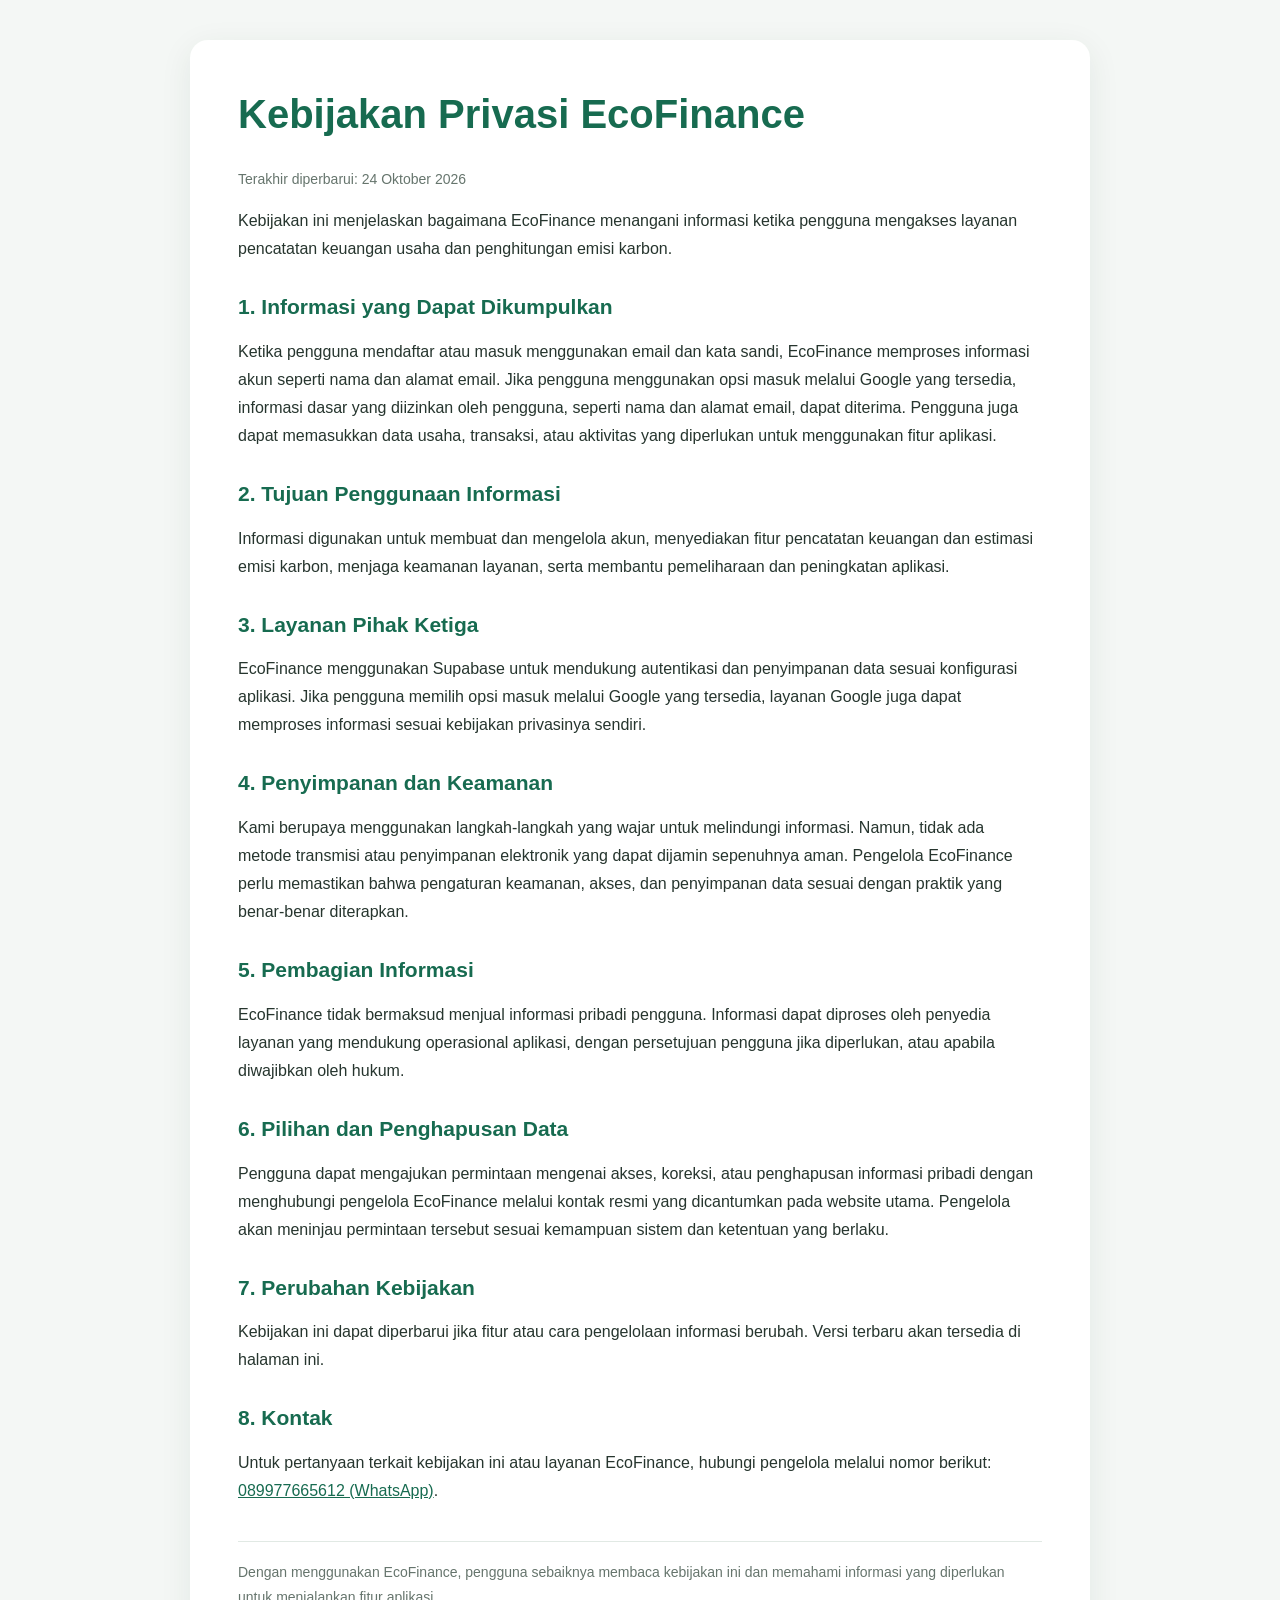
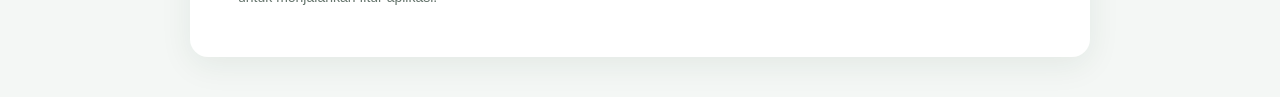
<file: privacy-policy.html>
<!DOCTYPE html>
<html lang="id">
<head>
  <meta charset="UTF-8">
  <meta name="viewport" content="width=device-width, initial-scale=1.0">
  <meta name="description" content="Kebijakan Privasi EcoFinance">
  <title>Kebijakan Privasi - EcoFinance</title>
  <style>
    :root { color-scheme: light; }
    * { box-sizing: border-box; }
    body {
      margin: 0;
      background: #f4f7f5;
      color: #26352e;
      font-family: Arial, Helvetica, sans-serif;
      line-height: 1.75;
    }
    main {
      width: min(900px, calc(100% - 32px));
      margin: 40px auto;
      padding: clamp(24px, 5vw, 48px);
      background: #fff;
      border-radius: 18px;
      box-shadow: 0 8px 32px rgba(20, 60, 40, .08);
    }
    h1, h2 { color: #176b50; line-height: 1.3; }
    h1 { margin-top: 0; font-size: clamp(28px, 5vw, 40px); }
    h2 { margin-top: 30px; font-size: 21px; }
    .updated { color: #66756d; font-size: 14px; }
    a { color: #176b50; overflow-wrap: anywhere; }
    footer { margin-top: 36px; padding-top: 18px; border-top: 1px solid #e1e9e4; color: #66756d; font-size: 14px; }
  </style>
</head>
<body>
  <main>
    <h1>Kebijakan Privasi EcoFinance</h1>
    <p class="updated">Terakhir diperbarui: 24 Oktober 2026</p>

    <p>Kebijakan ini menjelaskan bagaimana EcoFinance menangani informasi ketika pengguna mengakses layanan pencatatan keuangan usaha dan penghitungan emisi karbon.</p>

    <h2>1. Informasi yang Dapat Dikumpulkan</h2>
    <p>Ketika pengguna mendaftar atau masuk menggunakan email dan kata sandi, EcoFinance memproses informasi akun seperti nama dan alamat email. Jika pengguna menggunakan opsi masuk melalui Google yang tersedia, informasi dasar yang diizinkan oleh pengguna, seperti nama dan alamat email, dapat diterima. Pengguna juga dapat memasukkan data usaha, transaksi, atau aktivitas yang diperlukan untuk menggunakan fitur aplikasi.</p>

    <h2>2. Tujuan Penggunaan Informasi</h2>
    <p>Informasi digunakan untuk membuat dan mengelola akun, menyediakan fitur pencatatan keuangan dan estimasi emisi karbon, menjaga keamanan layanan, serta membantu pemeliharaan dan peningkatan aplikasi.</p>

    <h2>3. Layanan Pihak Ketiga</h2>
    <p>EcoFinance menggunakan Supabase untuk mendukung autentikasi dan penyimpanan data sesuai konfigurasi aplikasi. Jika pengguna memilih opsi masuk melalui Google yang tersedia, layanan Google juga dapat memproses informasi sesuai kebijakan privasinya sendiri.</p>

    <h2>4. Penyimpanan dan Keamanan</h2>
    <p>Kami berupaya menggunakan langkah-langkah yang wajar untuk melindungi informasi. Namun, tidak ada metode transmisi atau penyimpanan elektronik yang dapat dijamin sepenuhnya aman. Pengelola EcoFinance perlu memastikan bahwa pengaturan keamanan, akses, dan penyimpanan data sesuai dengan praktik yang benar-benar diterapkan.</p>

    <h2>5. Pembagian Informasi</h2>
    <p>EcoFinance tidak bermaksud menjual informasi pribadi pengguna. Informasi dapat diproses oleh penyedia layanan yang mendukung operasional aplikasi, dengan persetujuan pengguna jika diperlukan, atau apabila diwajibkan oleh hukum.</p>

    <h2>6. Pilihan dan Penghapusan Data</h2>
    <p>Pengguna dapat mengajukan permintaan mengenai akses, koreksi, atau penghapusan informasi pribadi dengan menghubungi pengelola EcoFinance melalui kontak resmi yang dicantumkan pada website utama. Pengelola akan meninjau permintaan tersebut sesuai kemampuan sistem dan ketentuan yang berlaku.</p>

    <h2>7. Perubahan Kebijakan</h2>
    <p>Kebijakan ini dapat diperbarui jika fitur atau cara pengelolaan informasi berubah. Versi terbaru akan tersedia di halaman ini.</p>

    <h2>8. Kontak</h2>
    <p>Untuk pertanyaan terkait kebijakan ini atau layanan EcoFinance, hubungi pengelola melalui nomor berikut: <a href="https://wa.me/6289977665612" target="_blank" rel="noopener noreferrer">089977665612 (WhatsApp)</a>.</p>

    <footer>
      Dengan menggunakan EcoFinance, pengguna sebaiknya membaca kebijakan ini dan memahami informasi yang diperlukan untuk menjalankan fitur aplikasi.
    </footer>
  </main>
</body>
</html>
</file>
